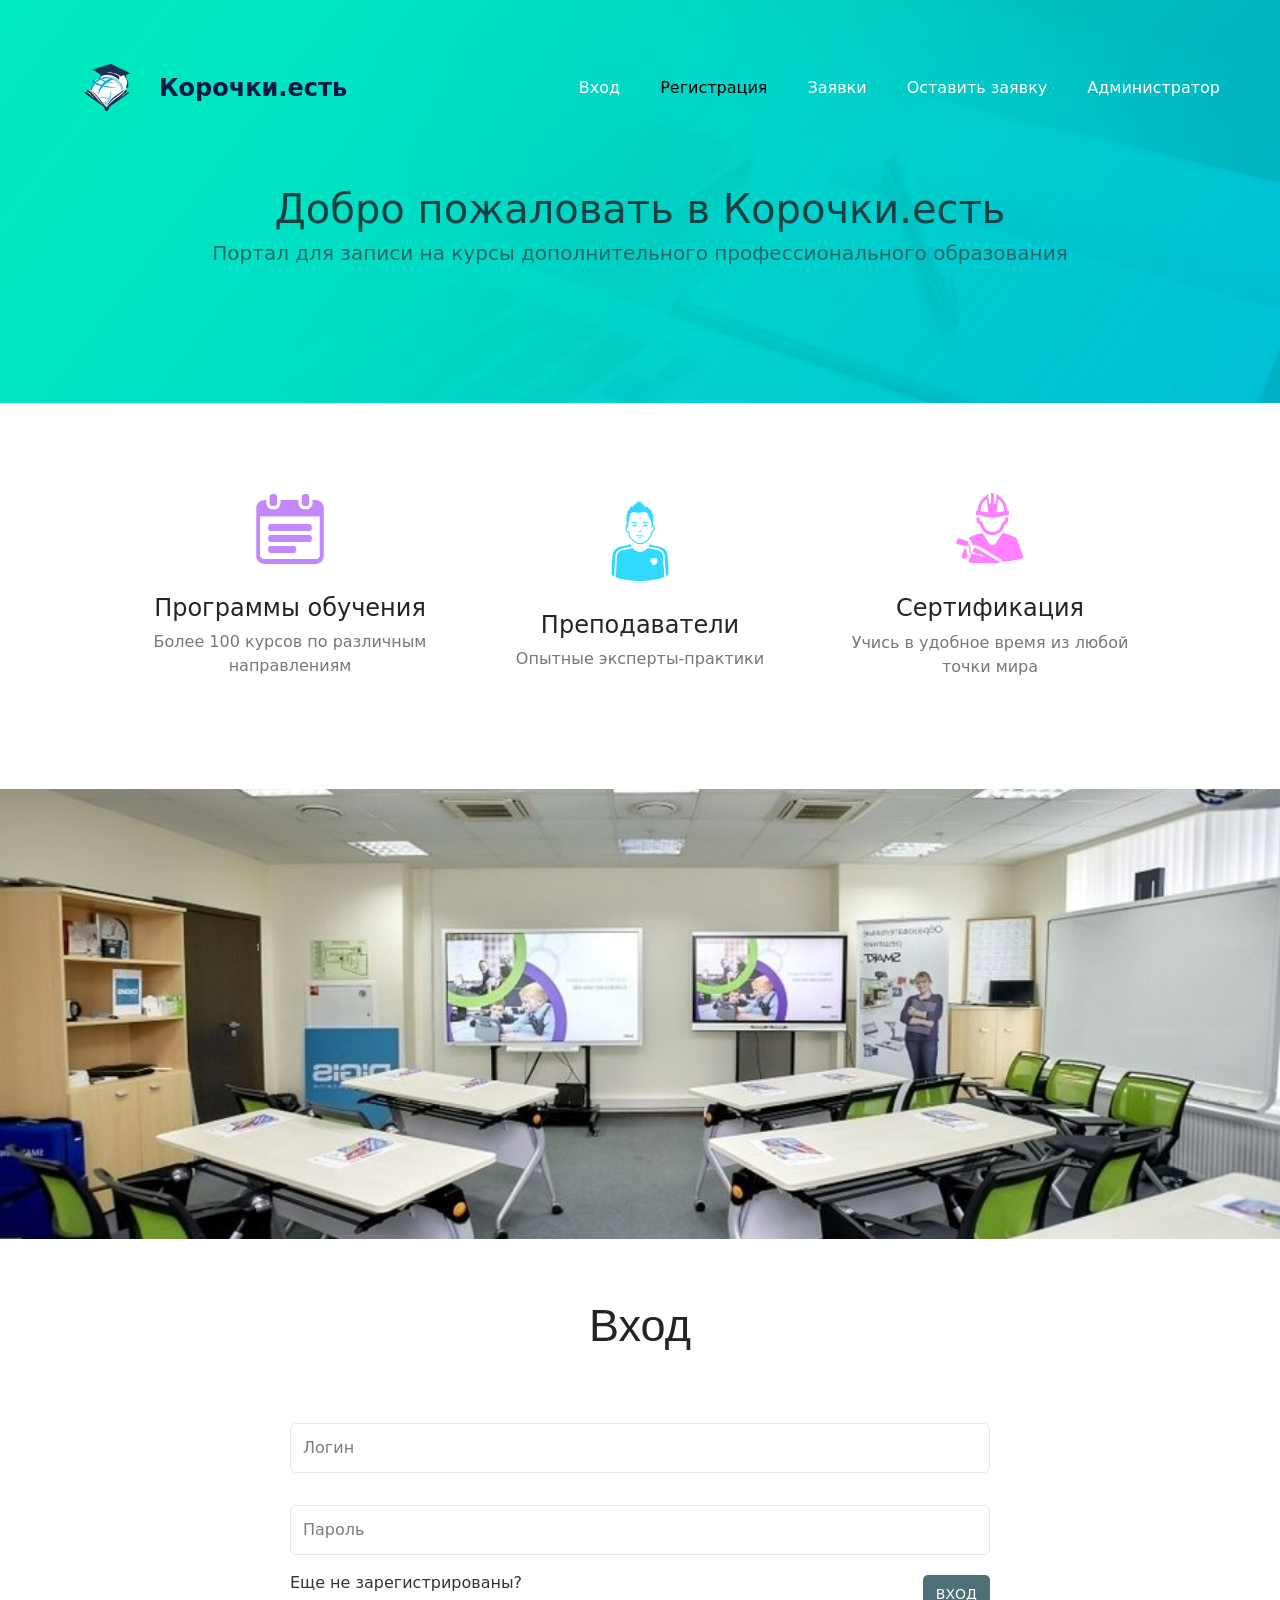
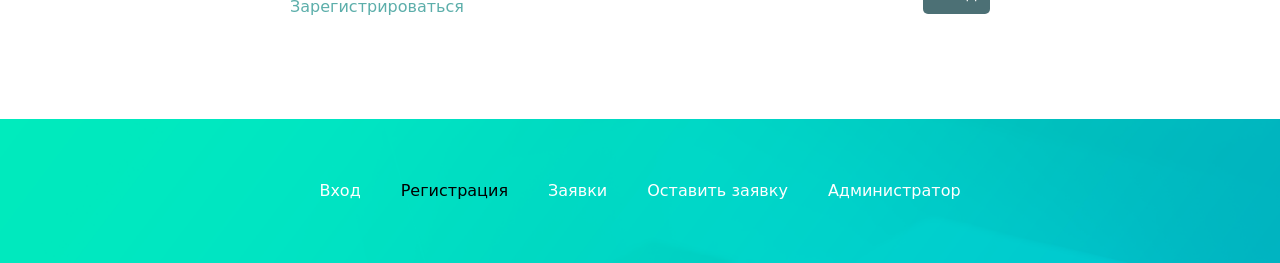
<file: index.html>
<!DOCTYPE html>
<html lang="en">
<head>
    <meta charset="UTF-8">
    <meta name="viewport" content="width=device-width, initial-scale=1.0">
    <title>Document</title>
    <link href="https://cdn.jsdelivr.net/npm/bootstrap@5.3.8/dist/css/bootstrap.min.css" rel="stylesheet" integrity="sha384-
sRIl4kxILFvY47J16cr9ZwB07vP4J8+LH7qKQnuqkuIAvNWLzeN8tE5YBujZqJLB" crossorigin="anonymous">
<link rel="stylesheet" href="style18.css">
</head>
<body>
    <header class="">
        <section class="up">
        <div class="logo">
            <img src="img18/image05-Photoroom.png" alt="logo" width="95px" height="55px">
            <div class="logo2">
                <p style="font-weight: bold;">Корочки.есть</p>
            </div>
        </div>
        <div class="main-nav">
                <a href="avt.html">Вход</a>
                <a href="reg.html" style="color: black;">Регистрация</a>
                <a href="zaiav.html">Заявки</a>
                <a href="ostz.html">Оставить заявку</a> 
                <a href="admin.html">Администратор</a>
        </div>
        </section>
        <section class="up_2">
            <div class="up_2_1">
                <h1>Добро пожаловать в <span class="highlight">Корочки.есть</span></h1>
                <h5>Портал для записи на курсы дополнительного профессионального образования</h5>
            </div>
        </section>
    </header>
    <main>
        <section>
             <div class="container">
                <div class="riad ">
                    <div class="timeline-item">
                        
                            <img src="img18/icon1.png" alt="">
                        
                        <h4>Программы обучения</h4>
                        <p>Более 100 курсов по различным направлениям</p>
                    </div>
                    <div class="timeline-item">
                        
                            <img src="img18/icon2.png" alt="">
                        
                         <h4>Преподаватели</h4>
                        <p>Опытные эксперты-практики</p>
                    </div>
                    <div class="timeline-item">
                       
                            <img src="img18/icon3.png" alt="">
                        
                         <h4>Сертификация</h4>
                        <p>Учись в удобное время из любой точки мира</p>
                    </div>
                   
                </div>
            </div>

        </section>
        <section class="portfolio">
            <div class="slider">
            <div class="slider__track">
                <div class="slide" id="slide1">
                    <div class="slide__image">
                        <img src="img18/image06.jpg" alt="Дом с атриумом">
                    </div>
                </div>

                <div class="slide" id="slide2">
                    <div class="slide__image">
                        <img src="img18/image08.webp" alt="Бизнес-центр Никольский">
                    </div>
                </div>

                <div class="slide" id="slide3">
                    <div class="slide__image">
                        <img src="img18/image09.webp" alt="Спа-комплекс Термы">
                    </div>
                </div>

                <div class="slide" id="slide4">
                    <div class="slide__image">
                        <img src="img18/image10.webp" alt="Музей уличного искусства">
                    </div>
                </div>
            </div>
        </div>
        </section>
        <section>
             <div class="ser_text_reg">
                <h3>Вход</h3>
            </div>
            <section class="all_cont">
            <div class="register-form">
                
                <div class="row g-3 mb-3 mt-3">
                    <div class="col">
                        <input type="text" class="form-control" placeholder="Логин" aria-label="Отчество" style="height: 50px;">
                    </div>
                </div>
                <div class="row g-3 mb-3 mt-3">
                    <div class="col">
                        <input type="text" class="form-control" placeholder="Пароль" aria-label="Отчество" style="height: 50px;">
                    </div>
                </div>

        
                <div class="niz">
                    <div>
                    <p style="color: black;">Еще не зарегистрированы? </p>
                    <a href="reg.html" ><p>Зарегистрироваться</p></a>
                    </div>
                    <a href="zaiav.html"><button class="get_button">вход</button></a>
                </div>
            </div>
        </section>
        </section>
    </main>
   <footer>
          <section class="up_foot">
        
        <div class="main-nav">
                <a href="avt.html">Вход</a>
                <a href="reg.html" style="color: black;">Регистрация</a>
                <a href="zaiav.html">Заявки</a>
                <a href="ostz.html">Оставить заявку</a> 
                <a href="admin.html">Администратор</a>
        </div>
        </section>
    </footer>
</body>
</html>
</file>
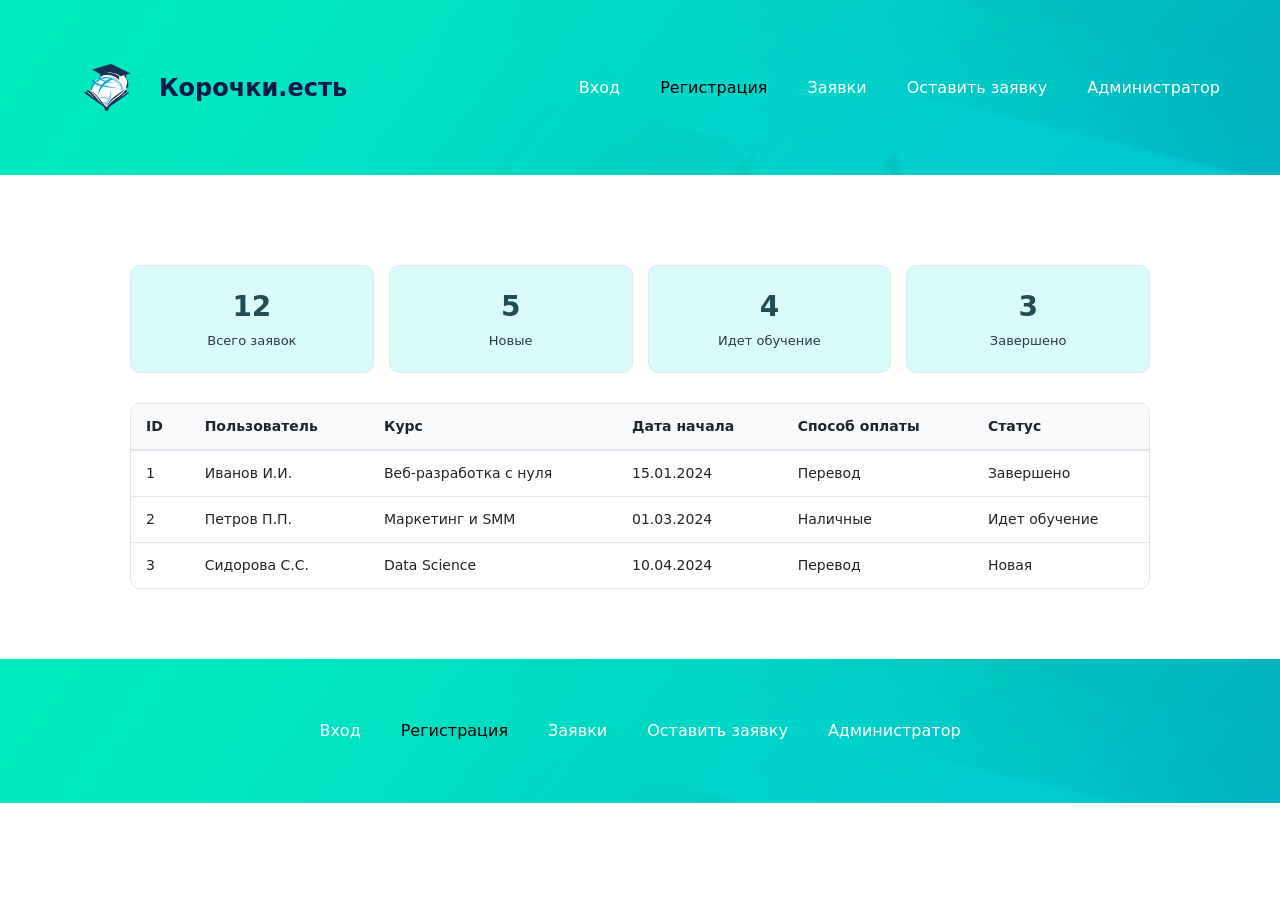
<file: admin.html>
<!DOCTYPE html>
<html lang="en">
<head>
    <meta charset="UTF-8">
    <meta name="viewport" content="width=device-width, initial-scale=1.0">
    <title>Document</title>
    <link href="https://cdn.jsdelivr.net/npm/bootstrap@5.3.8/dist/css/bootstrap.min.css" rel="stylesheet" integrity="sha384-
sRIl4kxILFvY47J16cr9ZwB07vP4J8+LH7qKQnuqkuIAvNWLzeN8tE5YBujZqJLB" crossorigin="anonymous">
<link rel="stylesheet" href="style18.css">
</head>
<body>
   <header class="">
        <section class="up">
        <div class="logo">
            <img src="img18/image05-Photoroom.png" alt="logo" width="95px" height="55px">
            <div class="logo2">
                <p style="font-weight: bold;">Корочки.есть</p>
            </div>
        </div>
        <div class="main-nav">
                <a href="avt.html">Вход</a>
                <a href="reg.html" style="color: black;">Регистрация</a>
                <a href="zaiav.html">Заявки</a>
                <a href="ostz.html">Оставить заявку</a> 
                <a href="admin.html">Администратор</a>
        </div>
        </section>
    </header>
    <main>
            <div class="container">
                <div class="admin-panel">
                    <div class="admin-stats">
                        <div class="stat-card">
                            <span class="stat-number">12</span>
                            <span class="stat-label">Всего заявок</span>
                        </div>
                        <div class="stat-card">
                            <span class="stat-number">5</span>
                            <span class="stat-label">Новые</span>
                        </div>
                        <div class="stat-card">
                            <span class="stat-number">4</span>
                            <span class="stat-label">Идет обучение</span>
                        </div>
                        <div class="stat-card">
                            <span class="stat-number">3</span>
                            <span class="stat-label">Завершено</span>
                        </div>
                    </div>
                    
                    <div class="admin-table-wrapper">
                        <table class="admin-table">
                            <thead>
                                <tr>
                                    <th>ID</th>
                                    <th>Пользователь</th>
                                    <th>Курс</th>
                                    <th>Дата начала</th>
                                    <th>Способ оплаты</th>
                                    <th>Статус</th>
                                </tr>
                            </thead>
                            <tbody>
                                <tr>
                                    <td>1</td>
                                    <td>Иванов И.И.</td>
                                    <td>Веб-разработка с нуля</td>
                                    <td>15.01.2024</td>
                                    <td>Перевод</td>
                                    <td>Завершено</td>
                                </tr>
                                <tr>
                                    <td>2</td>
                                    <td>Петров П.П.</td>
                                    <td>Маркетинг и SMM</td>
                                    <td>01.03.2024</td>
                                    <td>Наличные</td>
                                    <td>Идет обучение</td>
                                </tr>
                                <tr>
                                    <td>3</td>
                                    <td>Сидорова С.С.</td>
                                    <td>Data Science</td>
                                    <td>10.04.2024</td>
                                    <td>Перевод</td>
                                    <td>Новая</td>
                                </tr>
                            </tbody>
                        </table>
                    </div>
                </div>
            </div>
    </main>
    <footer>
          <section class="up_foot">
        
        <div class="main-nav">
                <a href="avt.html">Вход</a>
                <a href="reg.html" style="color: black;">Регистрация</a>
                <a href="zaiav.html">Заявки</a>
                <a href="ostz.html">Оставить заявку</a> 
                <a href="admin.html">Администратор</a>
        </div>
        </section>
    </footer>
</body>
</html>
</file>
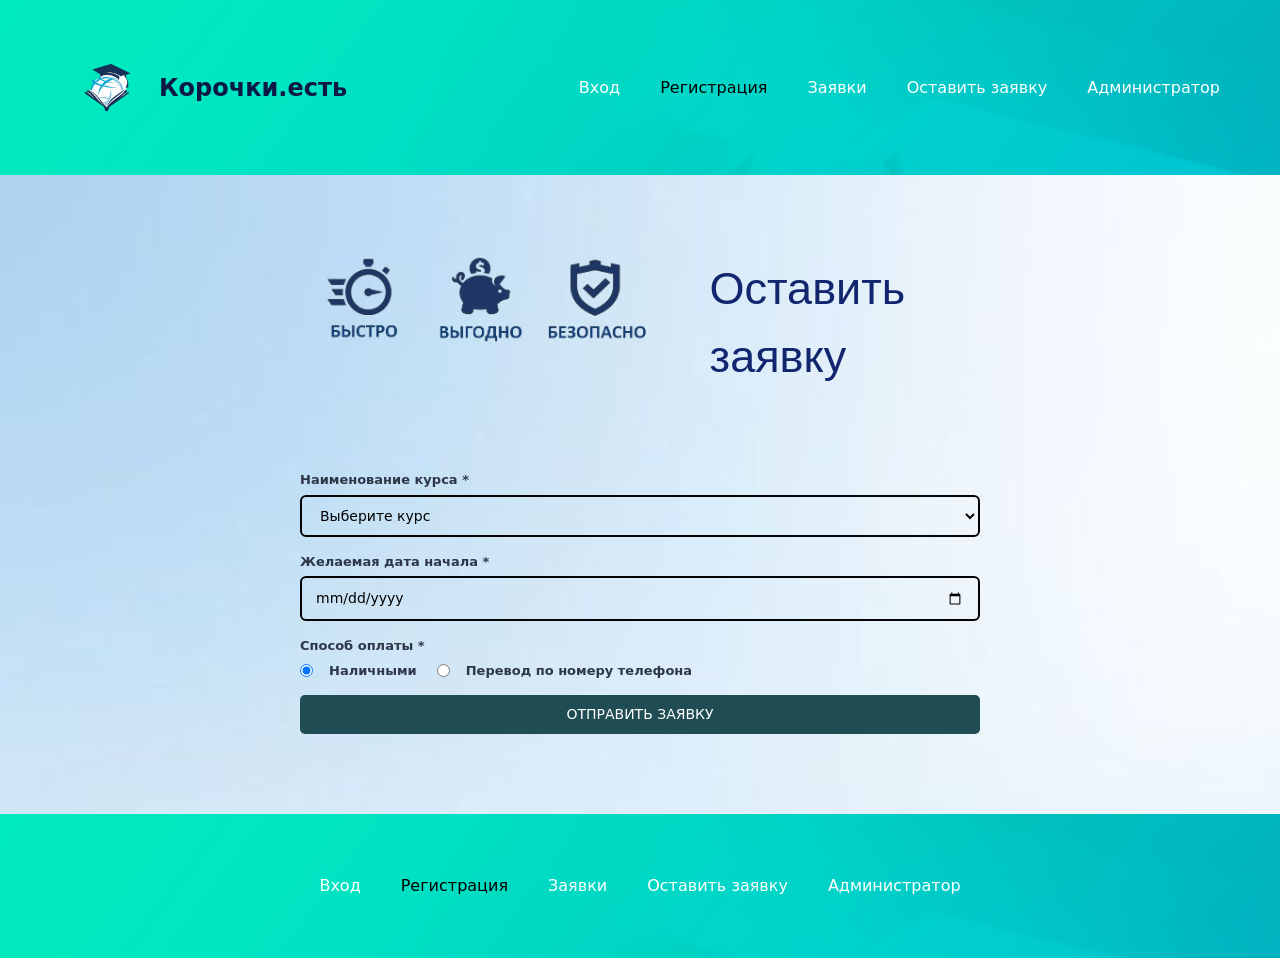
<file: ostz.html>
<!DOCTYPE html>
<html lang="en">
<head>
    <meta charset="UTF-8">
    <meta name="viewport" content="width=device-width, initial-scale=1.0">
    <title>Document</title>
    <link href="https://cdn.jsdelivr.net/npm/bootstrap@5.3.8/dist/css/bootstrap.min.css" rel="stylesheet" integrity="sha384-
sRIl4kxILFvY47J16cr9ZwB07vP4J8+LH7qKQnuqkuIAvNWLzeN8tE5YBujZqJLB" crossorigin="anonymous">
<link rel="stylesheet" href="style18.css">
</head>
<body>
  <header class="">
        <section class="up">
        <div class="logo">
            <img src="img18/image05-Photoroom.png" alt="logo" width="95px" height="55px">
            <div class="logo2">
                <p style="font-weight: bold;">Корочки.есть</p>
            </div>
        </div>
        <div class="main-nav">
                <a href="avt.html">Вход</a>
                <a href="reg.html" style="color: black;">Регистрация</a>
                <a href="zaiav.html">Заявки</a>
                <a href="ostz.html">Оставить заявку</a> 
                <a href="admin.html">Администратор</a>
        </div>
        </section>
    </header>
    <main>
        <section class="OST">
            <div class="ostotziv">
                <img src="img18/image17-Photoroom.png" alt="" width="400px" height="90px">
                <div class="z">
                <p>Оставить заявку</p>
                </div>
            </div>
            <div>
                  <form class="application-form">
                        <div class="form-group">
                            <label for="app-course">Наименование курса *</label>
                            <select id="app-course" required>
                                <option value="">Выберите курс</option>
                                <option>Веб-разработка с нуля</option>
                                <option>Маркетинг и SMM</option>
                                <option>Data Science и анализ данных</option>
                                <option>Мобильная разработка</option>
                                <option>UX/UI Дизайн</option>
                                <option>Управление проектами</option>
                            </select>
                        </div>
                        
                        <div class="form-group">
                            <label for="app-date">Желаемая дата начала *</label>
                            <input type="date" id="app-date" required />
                        </div>
                        
                        <div class="form-group">
                            <label>Способ оплаты *</label>
                            <div class="radio-group">
                                <label class="radio-option">
                                    <input type="radio" name="payment" value="cash" checked />
                                    <span class="radio-custom"></span>
                                    Наличными
                                </label>
                                <label class="radio-option">
                                    <input type="radio" name="payment" value="transfer" />
                                    <span class="radio-custom"></span>
                                    Перевод по номеру телефона
                                </label>
                            </div>
                        </div>
                        
                        <button type="submit" class="btn btn-primary btn-full">Отправить заявку</button>
                    </form>
            </div>
        </section>
        
    </main>
   <footer>
          <section class="up_foot">
        
        <div class="main-nav">
                <a href="avt.html">Вход</a>
                <a href="reg.html" style="color: black;">Регистрация</a>
                <a href="zaiav.html">Заявки</a>
                <a href="ostz.html">Оставить заявку</a> 
                <a href="admin.html">Администратор</a>
        </div>
        </section>
    </footer>
</body>
</html>
</file>
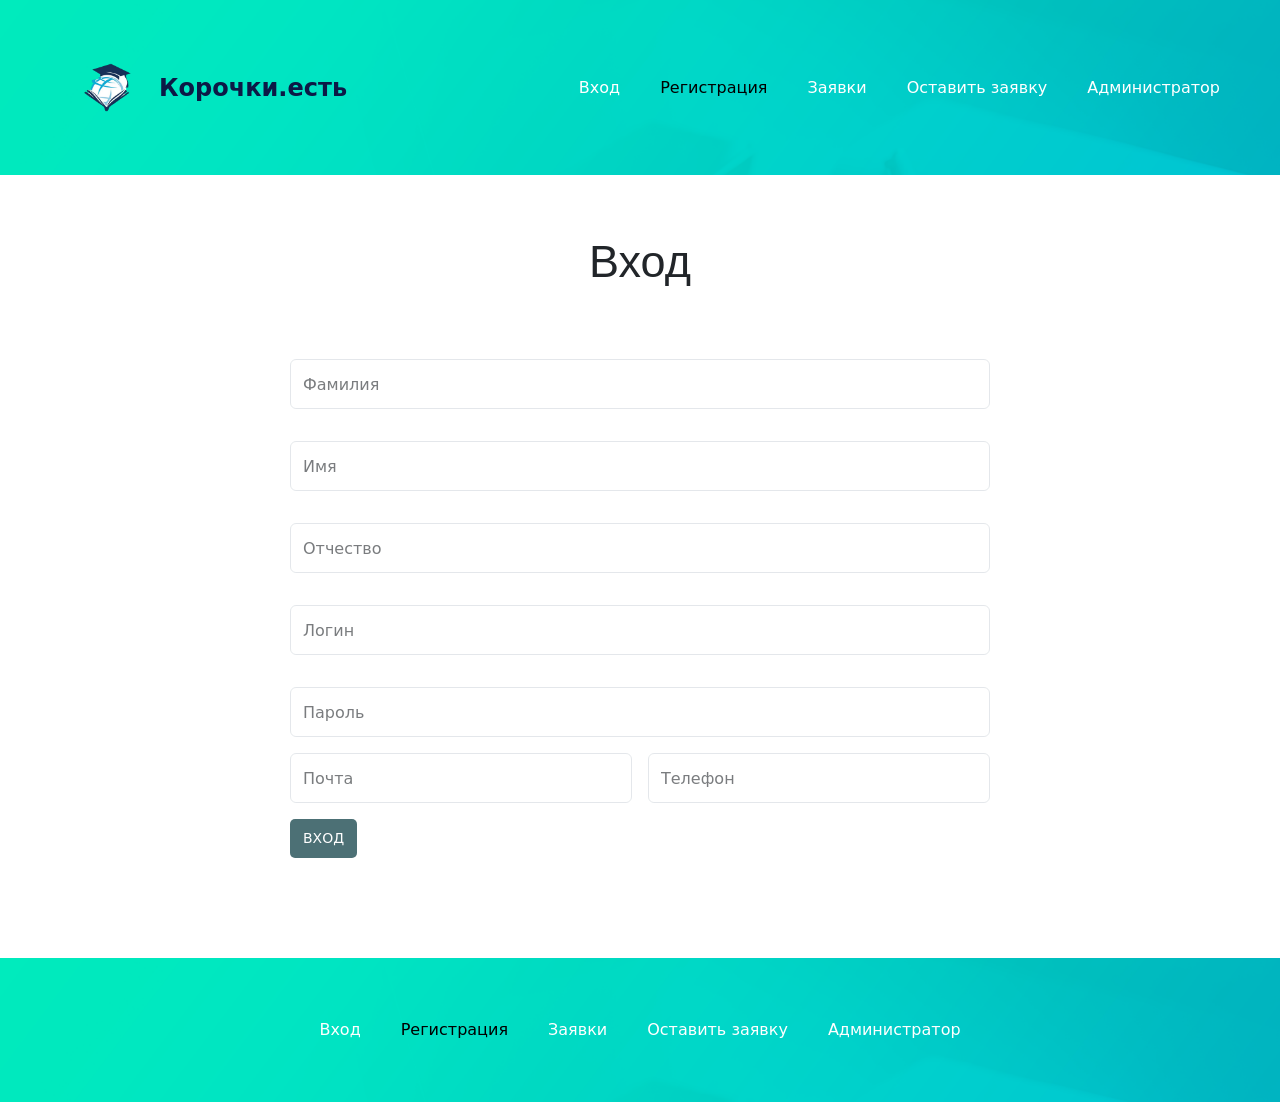
<file: reg.html>
<!DOCTYPE html>
<html lang="en">
<head>
    <meta charset="UTF-8">
    <meta name="viewport" content="width=device-width, initial-scale=1.0">
    <title>Document</title>
    <link href="https://cdn.jsdelivr.net/npm/bootstrap@5.3.8/dist/css/bootstrap.min.css" rel="stylesheet" integrity="sha384-
sRIl4kxILFvY47J16cr9ZwB07vP4J8+LH7qKQnuqkuIAvNWLzeN8tE5YBujZqJLB" crossorigin="anonymous">
<link rel="stylesheet" href="style18.css">
</head>
<body>
    <header class="">
        <section class="up">
        <div class="logo">
            <img src="img18/image05-Photoroom.png" alt="logo" width="95px" height="55px">
            <div class="logo2">
                <p style="font-weight: bold;">Корочки.есть</p>
            </div>
        </div>
        <div class="main-nav">
                <a href="avt.html">Вход</a>
                <a href="reg.html" style="color: black;">Регистрация</a>
                <a href="zaiav.html">Заявки</a>
                <a href="ostz.html">Оставить заявку</a> 
                <a href="admin.html">Администратор</a>
        </div>
        </section>
    </header>
    <main>
       <section>
             <div class="ser_text_reg">
                <h3>Вход</h3>
            </div>
            <section class="all_cont">
            <div class="register-form">
                <div class="row g-3 mb-3 mt-3">
                    <div class="col">
                        <input type="text" class="form-control" placeholder="Фамилия" aria-label="Фамилия" style="height: 50px;">
                    </div>
                </div>
                 <div class="row g-3 mb-3 mt-3">
                    <div class="col">
                        <input type="text" class="form-control" placeholder="Имя" aria-label="Имя" style="height: 50px;">
                    </div>
                </div>
                 <div class="row g-3 mb-3 mt-3">
                    <div class="col">
                        <input type="text" class="form-control" placeholder="Отчество" aria-label="Отчество" style="height: 50px;">
                    </div>
                </div>
                <div class="row g-3 mb-3 mt-3">
                    <div class="col">
                        <input type="text" class="form-control" placeholder="Логин" aria-label="Отчество" style="height: 50px;">
                    </div>
                </div>
                <div class="row g-3 mb-3 mt-3">
                    <div class="col">
                        <input type="text" class="form-control" placeholder="Пароль" aria-label="Отчество" style="height: 50px;">
                    </div>
                </div>

                <div class="row g-3 mb-3">
                    <div class="col">
                        <input type="text" class="form-control" placeholder="Почта" aria-label="Email" style="height: 50px;">
                    </div>
                    <div class="col">
                        <input type="text" class="form-control" placeholder="Телефон" aria-label="Phone" style="height: 50px;">
                    </div>
                </div>

                <div class="niz2">
                    <a href="zaiav.html"><button class="get_button">вход</button></a>
                </div>
            </div>
        </section>
        </section>
        
    </main>
    <footer>
          <section class="up_foot">
        
        <div class="main-nav">
                <a href="avt.html">Вход</a>
                <a href="reg.html" style="color: black;">Регистрация</a>
                <a href="zaiav.html">Заявки</a>
                <a href="ostz.html">Оставить заявку</a> 
                <a href="admin.html">Администратор</a>
        </div>
        </section>
    </footer>
</body>
</html>
</file>
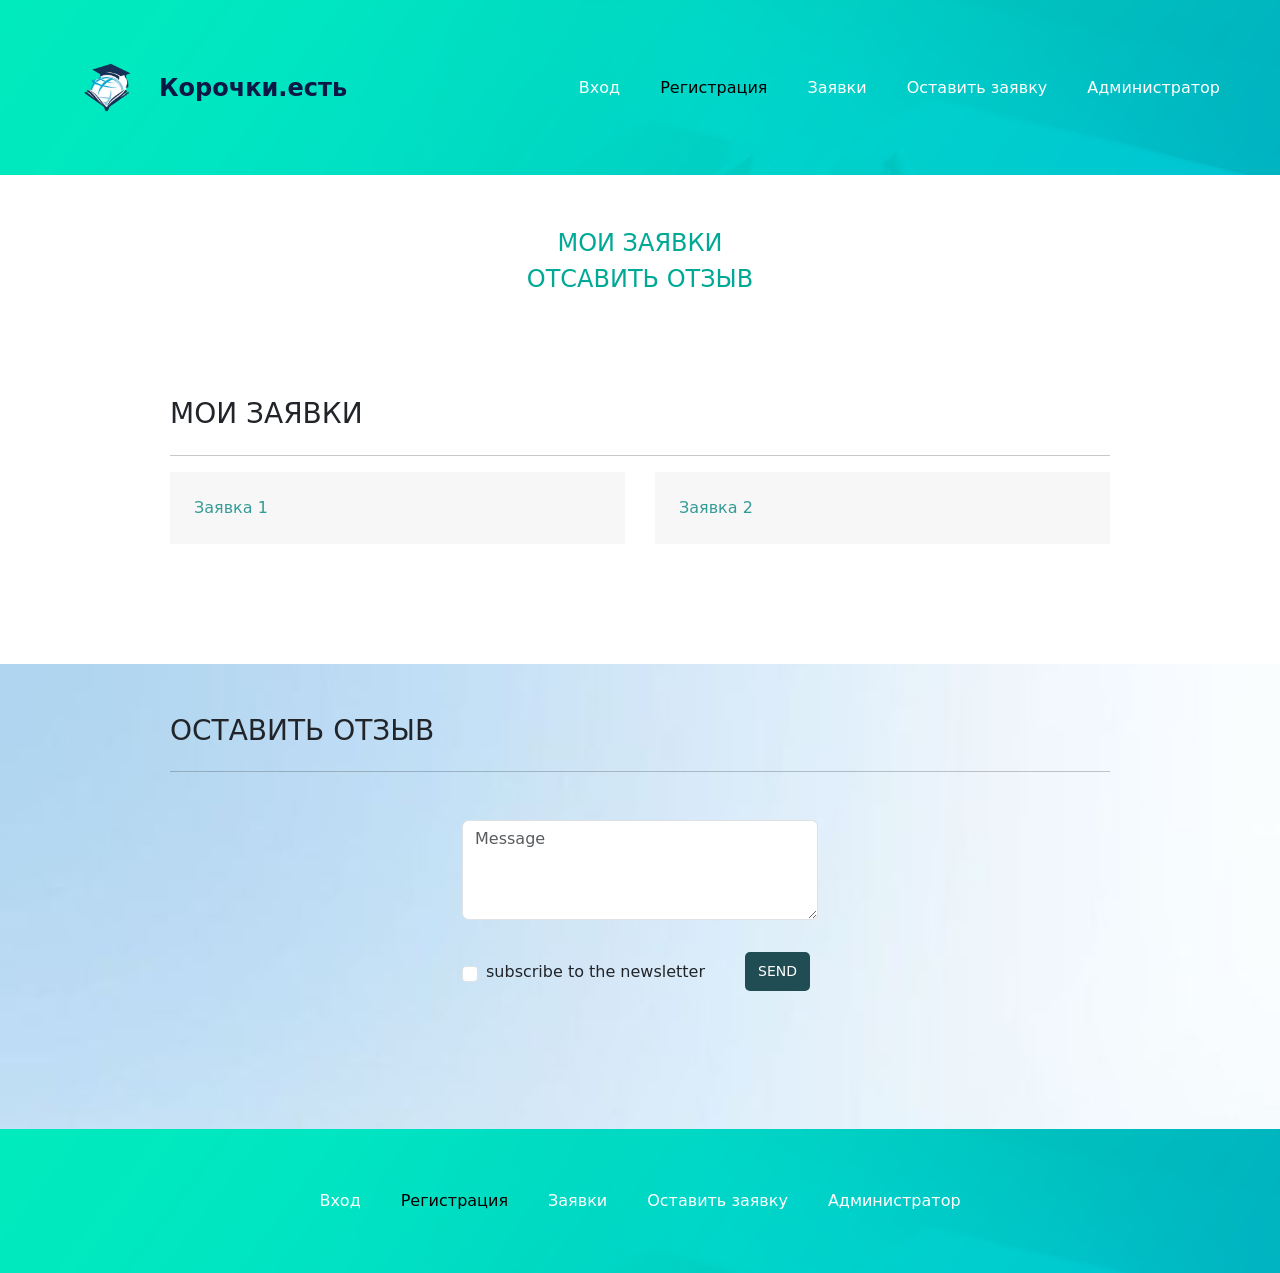
<file: zaiav.html>
<!DOCTYPE html>
<html lang="en">
<head>
    <meta charset="UTF-8">
    <meta name="viewport" content="width=device-width, initial-scale=1.0">
    <title>Document</title>
    <link href="https://cdn.jsdelivr.net/npm/bootstrap@5.3.8/dist/css/bootstrap.min.css" rel="stylesheet" integrity="sha384-
sRIl4kxILFvY47J16cr9ZwB07vP4J8+LH7qKQnuqkuIAvNWLzeN8tE5YBujZqJLB" crossorigin="anonymous">
<link rel="stylesheet" href="style18.css">
</head>
<body>
      <header class="">
        <section class="up">
        <div class="logo">
            <img src="img18/image05-Photoroom.png" alt="logo" width="95px" height="55px">
            <div class="logo2">
                <p style="font-weight: bold;">Корочки.есть</p>
            </div>
        </div>
        <div class="main-nav">
                <a href="avt.html">Вход</a>
                <a href="reg.html" style="color: black;">Регистрация</a>
                <a href="zaiav.html">Заявки</a>
                <a href="ostz.html">Оставить заявку</a> 
                <a href="admin.html">Администратор</a>
        </div>
        </section>
    </header>
    <main>
        <section class="projects-filter">
        <div class="filter-buttons">
           <div><a href="#residential" class="filter-btn">Мои заявки</a></div>
           <div><a href="#commercial" class="filter-btn">Отсавить отзыв</a></div>
        </section>

        <section class="projects-grid">
            <article class="otd">
                <div class="text">
                <h3>МОИ ЗАЯВКИ</h3>
                <hr>
                </div>
                <div class="all_card">
                <div class="otd_card">
                    <div id="residental" class="otd_card">
                        <div class="otd_card_content">
                            <p>Заявка 1</p>
                        </div>
                    </div>
                </div>
                <div class="otd_card">
                    <div id="commercial" class="otd_card">
                        <div class="otd_card_content">
                            <p>Заявка 2</p>
                        </div>
                    </div>
                </div>
                </div>
            </article>
            </section>
            <section class="O">
                 <section class="projects-grid">
            <article class="otd">
                <div class="text">
                <h3>ОСТАВИТЬ ОТЗЫВ</h3>
                <hr>
                <div class="OTZ-form">
                <div class="row g-3 mb-3 mt-3">

                <textarea class="form-control mb-3" rows="4" placeholder="Message" style="height: 100px"></textarea>

                <div class="form-check d-flex align-items-center gap-2">
                    <input class="form-check-input" type="checkbox">
                    <label class="form-check-label me-auto">subscribe to the newsletter</label>
                    <button class="get_button">send</button>
                </div>
            </div>
            </article>
            </section>
            </section>
    </main>
    <footer>
          <section class="up_foot">
        
        <div class="main-nav">
                <a href="avt.html">Вход</a>
                <a href="reg.html" style="color: black;">Регистрация</a>
                <a href="zaiav.html">Заявки</a>
                <a href="ostz.html">Оставить заявку</a> 
                <a href="admin.html">Администратор</a>
        </div>
        </section>
    </footer>
</body>
</html>
</file>
<file: style18.css>
header{
    background-image: url("img18/BG.png");
    padding: 60px;
    background-size: cover;
    background-repeat: no-repeat;
    
}
header p{
   font-size: 24px;
   font-weight: lighter;
   color: #0c1946;
}
footer{
    background-image: url("img18/BG.png");
    padding: 60px;
    background-size: cover;
    background-repeat: no-repeat;
}
.up{
    display: flex;
    color: #fff;
    align-items: center;
    justify-content: space-between;
}
.main-nav{
   gap: 40px;
   display: flex;
}
.main-nav a{
   color: #fff;
    text-decoration: none;
}

.logo{
    display: flex;
    direction: column;
    gap:4px;
    align-items: center;
}
 
.logo2 p{
    display: block;
    gap: 0;
    margin: 0;
    line-height: 1;
}
p{
    margin: 0;
    color: #fff;
}
.ser_text_reg{
    
    text-align: center;
}
.ser_text_reg h3{
    font-size: 45px;
    margin-top: 60px;
    font-family:'Regular',sans-serif;
    font-weight: lighter;
}
.all_cont{
    padding: 30px;
    margin-bottom: 70px;
    display: flex;
    flex-direction:row;
    gap: 30px;
    justify-content: center;
}
.register-form{
    width: 700px;
    opacity: 0.8;
}
.register-form label{
    color: #ccc;
}
.niz{
display: flex;
align-items: center;
justify-content: space-between;
}
.niz a,p{
text-decoration: none;
color: rgb(52, 155, 150);
}
.get_button{
    padding: 9px 13px 9px 13px;
    background-color: #204d53;
    border-radius: 5px;
    text-transform: uppercase;
    border: none;
    color: #fff;
    font-size: 14px;
}
.get_button:hover{
    background-color: #327a64;
}
.projects-grid {
  padding: 50px 170px;
}

.otd_card{
    display: flex;
    flex-direction: column;
    height: 100%; 
}
.otd{
    display: flex;
    flex-direction: column;
    margin-bottom: 70px;
}
.text{
    display: flex;
    flex-direction: column;
}
.all_card{
    display: grid;
    grid-template-columns: repeat(2, 1fr);
    gap: 30px;
}
.otd_card_content{
    background-color: #f8f7f7;
    padding: 24px;
    flex: 1;
    display: flex;
    flex-direction: column;
}
.projects-filter{
    padding: 50px;
    text-align: center;
    display: flex;
    gap: 20px;
    justify-content: center;
}
.projects-filter a{
    color: #00a896;
    text-decoration: none;
    text-transform: uppercase;
    font-weight: lighter;
    font-size: 24px;
}
.OTZ-form{
    padding-left: 300px;
    padding-right: 300px;
}
.OST{
    background-image: url("img18/загрузка.jpg");
    background-size: cover;
    background-repeat: no-repeat;
}
.ostotziv{
    display: flex;
   padding: 80px 300px 50px 300px;
   gap: 50px;
   
}
.z{
    display: flex;
    justify-content: center;
    align-items: center;
}
.z p{
    font-size: 45px;
    color: #12266f;
    font-weight: 500;
     font-family: 'Inter', sans-serif;
}
.z2{
     padding: 50px 300px 50px 300px;
}

.application-form{
    display: flex;
    flex-direction: column;
    gap: 15px;
    padding: 30px 300px 80px 300px;
}

.form-group {
    display: flex;
    flex-direction: column;
    gap: 5px;
}

.form-group label {
    font-weight: 600;
    font-size: 13px;
    color: #2d3748;
}

.form-group input,
.form-group select,
.form-group textarea {
    padding: 10px 14px;
    border: 2px solid #020406;
    border-radius: 6px;
    font-size: 14px;
    font-family: inherit;
    background-color: transparent;
}

.radio-group {
    display: flex;
    gap: 20px;
}

.radio-option {
    display: flex;
    align-items: center;
    gap: 8px;
    cursor: pointer;
    font-size: 14px;
}

.btn {
    padding: 9px 13px 9px 13px;
    background-color: #204d53;
    border-radius: 5px;
    text-transform: uppercase;
    border: none;
    color: #fff;
    font-size: 14px;
}

.admin-stats {
    display: grid;
    grid-template-columns: repeat(auto-fit, minmax(120px, 1fr));
    gap: 15px;
    margin-bottom: 30px;
}

.stat-card {
    background: rgb(217, 251, 250);
    padding: 20px;
    border-radius: 10px;
    text-align: center;
    border: 1px solid #e0e7ef;
}

.stat-number {
    display: block;
    font-size: 28px;
    font-weight: bold;
    color: #204d53;
}

.stat-label {
    font-size: 13px;
    color: #2d3748;
}

.admin-table-wrapper {
    background: white;
    border-radius: 10px;
    border: 1px solid #e0e7ef;
    overflow-x: auto;
}

.admin-table {
    width: 100%;
    border-collapse: collapse;
    font-size: 14px;
    min-width: 700px;
}

.admin-table th {
    background: #f8fafc;
    padding: 12px 15px;
    text-align: left;
    font-weight: 600;
    border-bottom: 2px solid #e0e7ef;
}

.admin-table td {
    padding: 12px 15px;
    border-bottom: 1px solid #e0e7ef;
}

.admin-table tr:last-child td {
    border-bottom: none;
}

.admin-actions select {
    padding: 6px 10px;
    border: 1px solid #e0e7ef;
    border-radius: 4px;
    font-size: 12px;
    background: white;
}
.container{
    padding: 90px 60px 70px 60px;
}
.up_2_1{
    padding: 70px;
    text-align: center;
    align-items: center;
    justify-content: center;
}
.up_2_1 h1{
    color: #194042;
}
.up_2_1 h5{
    color: #28666a;
}
.timeline-item{
    display:flex;
    flex-direction: column;
    align-items: center;
    justify-content: center;
    width: 400px;
}
.timeline-item p{
    color: #75777a;
    text-align: center;
}
.timeline-item img{
    margin-bottom: 30px;
}
.timeline-item:hover{
    transform: scale(1.1);
}
.slider {
    width: 100%;
    overflow-x: auto;
    scroll-snap-type: x mandatory;
    scroll-behavior: smooth;
}
.riad{
   
    display: flex ;
    justify-content: space-evenly;
    gap: 30px;

}
.slider__track {
    display: flex;
    width: max-content;
    gap: 10px;
}

.slide {
    width: 100vw;
    max-width: 100vw;
    flex-shrink: 0;
    scroll-snap-align: start;
    overflow: hidden;
}
.slide__image {
    flex: 1;
    min-width: 300px;
    height: 450px;
    overflow: hidden;
}

.slide__image img {
    width: 100%;
    height: 100%;
    object-fit: cover;
}
.portfolio {
    width: 1400px;
    margin: 0 auto;
    padding-top: 40px;
}
.O{
    background-image: url("img18/загрузка.jpg");
    background-size: cover;
    background-repeat: no-repeat;
}
.up_foot{
    align-items: center;
    display: flex;
    justify-content: center;
}
@media (max-width: 480px) {
  .riad {
        flex-direction: column;
        align-items: center;
        gap: 25px;
        padding: 0 15px;
    }
    
    .timeline-item {
        width: 100%;
        max-width: 280px;
        text-align: center;
    }
    
    .riad .timeline-item img {
        max-width: 60px;
        margin: 0 auto;
    }
    
    .timeline-item h4 {
        font-size: 16px;
        margin: 8px 0;
    }
    
    .timeline-item p {
        font-size: 13px;
        padding: 0 10px;
    }
    header {
        padding: 20px 10px;
    }
    
    header p {
        font-size: 14px;
        text-align: center;
    }
    
    footer {
        padding: 20px 10px;
    }
    
    .up {
        flex-direction: column;
        gap: 10px;
    }
    
    .logo img {
        width: 60px;
        height: auto;
    }
    
    .logo2 p {
        font-size: 14px;
    }
    
    .main-nav {
        gap: 8px;
        flex-wrap: wrap;
        justify-content: center;
    }
    
    .main-nav a {
        font-size: 12px;
        padding: 5px 10px;
    }
    p {
        font-size: 14px;
    }
    
    .ser_text_reg h3 {
        font-size: 24px;
        margin-top: 30px;
    }
    
    .all_cont {
        padding: 15px;
        margin-bottom: 40px;
        gap: 15px;
    }
    
    .register-form {
        width: 100%;
        opacity: 1;
    }
    
    .niz {
        flex-direction: column;
        gap: 10px;
        align-items: stretch;
        text-align: center;
    }
    
    .get_button {
        width: 100%;
        padding: 12px;
    }
    
    .projects-grid {
        padding: 15px 10px;
    }
    
    .projects-filter {
        padding: 20px 10px;
        flex-direction: column;
        gap: 8px;
    }
    
    .projects-filter a {
        font-size: 16px;
    }
    
    .all_card {
        grid-template-columns: 1fr;
        gap: 15px;
    }
    
    .otd_card_content {
        padding: 16px;
    }
    
    .ostotziv {
        padding: 20px 15px;
        flex-direction: column;
        gap: 20px;
    }
    
    .z p {
        font-size: 24px;
        text-align: center;
    }
    
    .z2 {
        padding: 15px 15px;
    }
    
    .application-form {
        padding: 15px 15px 30px 15px;
        gap: 12px;
    }
    
    .OTZ-form {
        padding-left: 10px;
        padding-right: 10px;
    }
    
    .form-group input,
    .form-group select,
    .form-group textarea {
        padding: 8px 12px;
        font-size: 13px;
    }
    
    .radio-group {
        flex-direction: column;
        gap: 6px;
    }
    
    .btn {
        width: 100%;
        padding: 12px;
        font-size: 13px;
    }
    
    .container {
        padding: 20px 10px;
    }
    
    .up_2_1 {
        padding: 30px 15px;
    }
    
    .up_2_1 h1 {
        font-size: 22px;
    }
    
    .up_2_1 h5 {
        font-size: 14px;
    }
    
    .timeline-item {
        width: 100%;
        max-width: 280px;
    }
    
    .timeline-item img {
        width: 100%;
        height: auto;
        margin-bottom: 15px;
    }
    
    .timeline-item p {
        font-size: 13px;
    }
    
    .slider__track {
        gap: 5px;
    }
    
    .slide__image {
        min-width: 150px;
        height: 200px;
    }
    
    .portfolio {
        width: 100%;
        padding: 20px 10px;
    }
    .admin-stats {
        grid-template-columns: 1fr 1fr;
        gap: 10px;
    }

    .stat-card {
        padding: 12px;
    }

    .stat-number {
        font-size: 22px;
    }

    .stat-label {
        font-size: 12px;
    }

    .admin-table {
        font-size: 12px;
        min-width: 500px;
    }

    .admin-table th,
    .admin-table td {
        padding: 8px 10px;
    }

    .admin-actions select {
        font-size: 11px;
        padding: 4px 6px;
    }
    .container{
        display: flex;
        flex-direction: column;

    }
}
</file>
